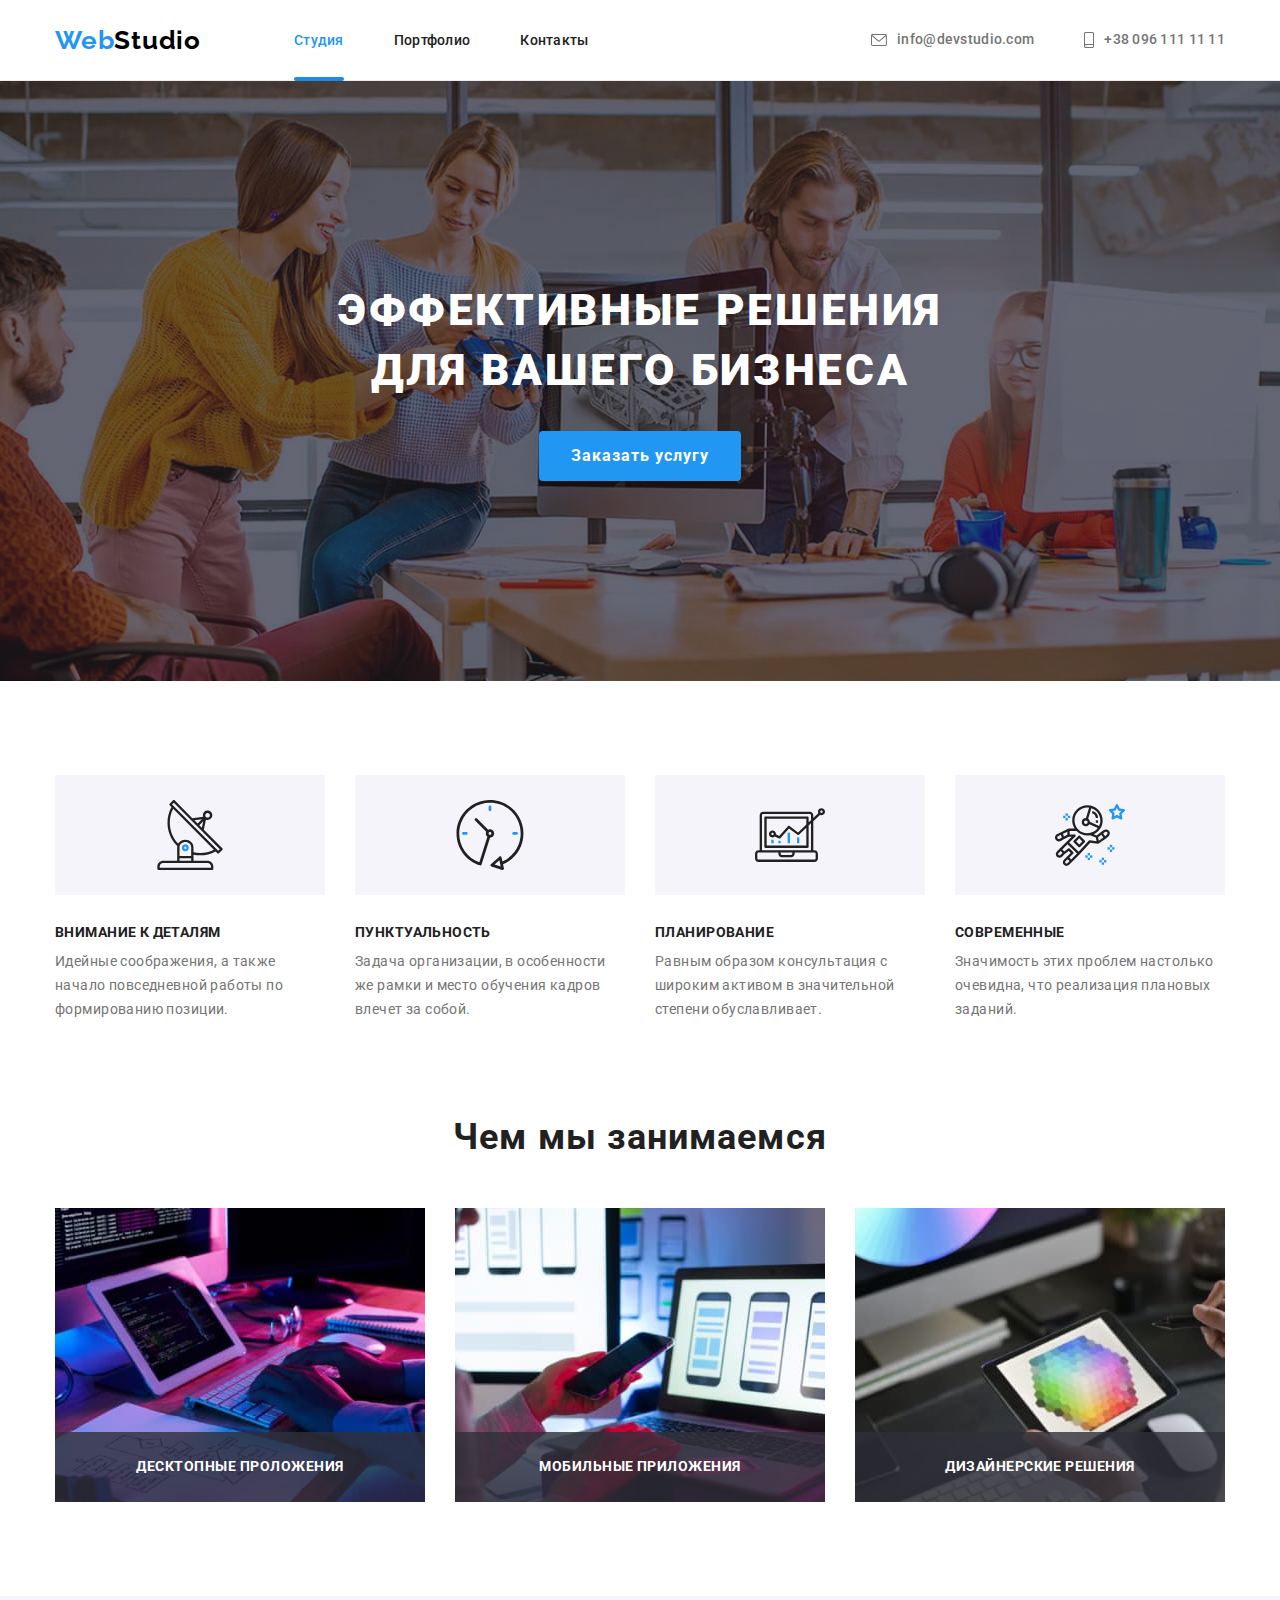
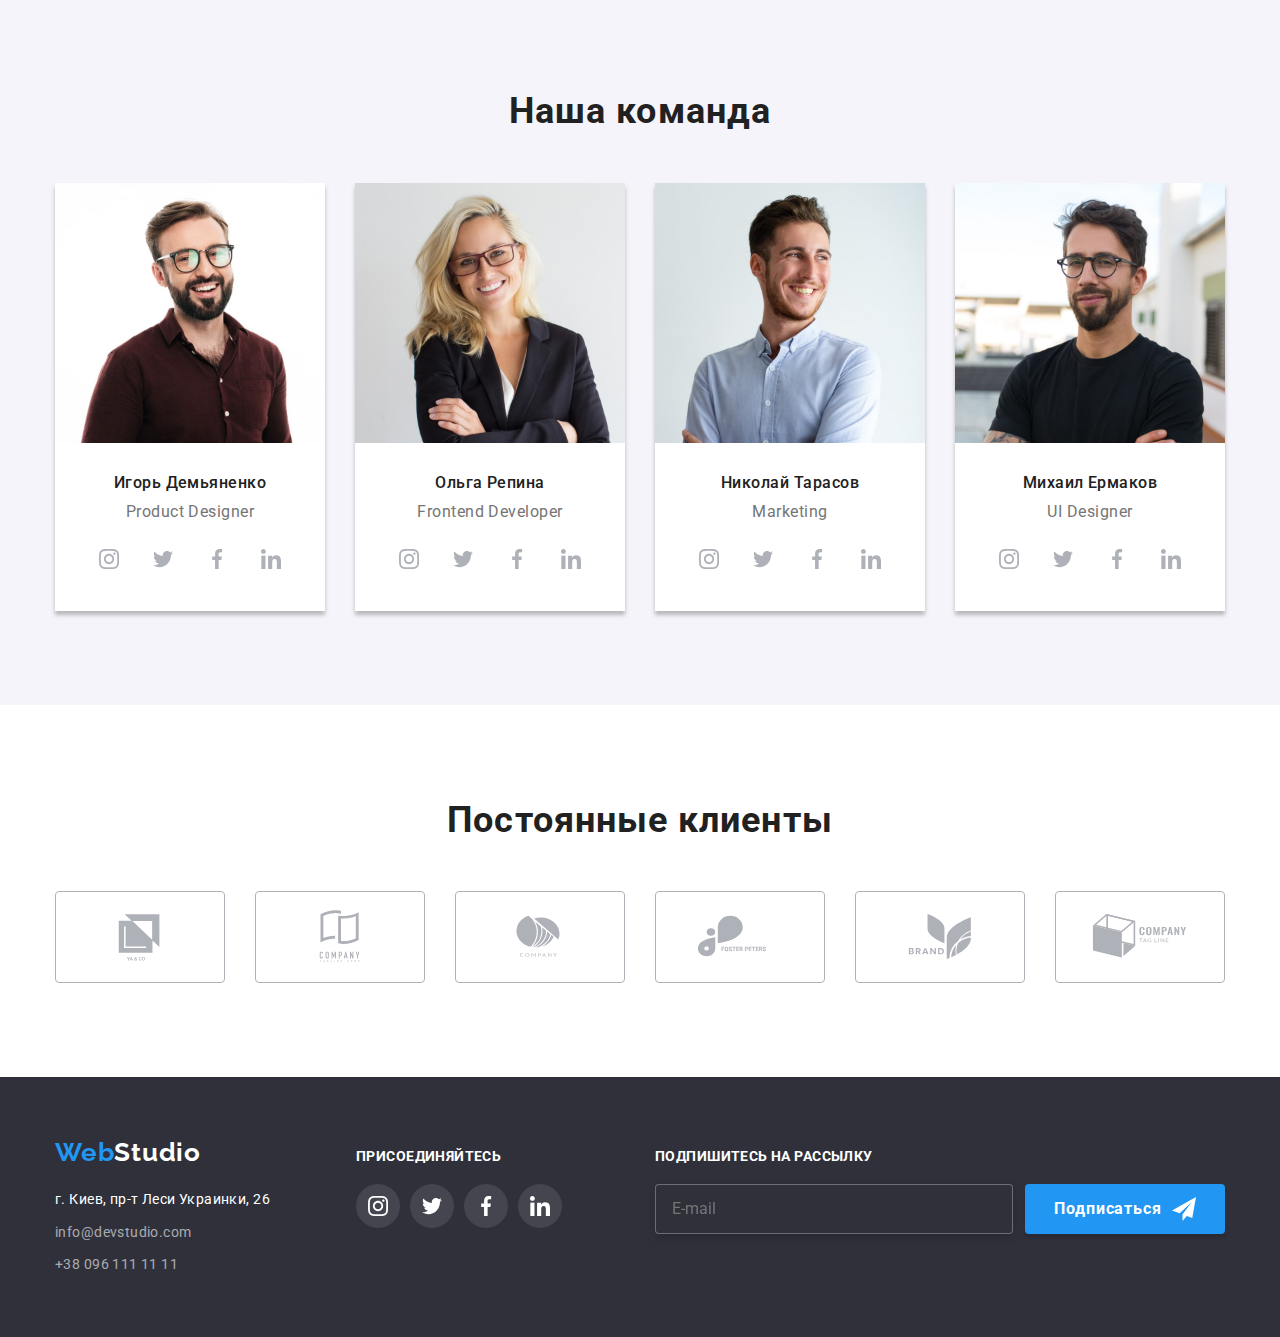
<file: index.html>
<!DOCTYPE html>
<html lang="ru">

<head>
    <meta charset="UTF-8">
    <meta http-equiv="X-UA-Compatible" content="IE=edge">
    <meta name="viewport" content="width=device-width, initial-scale=1.0">
    <link href="https://fonts.googleapis.com/css2?family=Raleway:wght@700&family=Roboto:wght@400;500;700;900&display=swap"
        rel="stylesheet">
    <link rel="stylesheet" href="https://cdnjs.cloudflare.com/ajax/libs/modern-normalize/1.0.0/modern-normalize.min.css">
    <link rel="stylesheet" href="./css/styles.css">
    <title>WebStudio</title>
</head>

<body>
    <header class="header">
        <div class="container header-container">
            <nav class="navigation">
                <a class="logo link" href="/" lang="en">
                    Web<span class="logo-studio">Studio</span>
                </a>
                <ul class="nav-list list">
                    <li class="nav-list-item">
                        <a class="nav-list-link nav-list-link-active link transition" href="./index.html">Студия</a>
                        <!-- <div class="nav-list-active">                        
                        </div> -->
                    </li>
                    <li class="nav-list-item">
                        <a class="nav-list-link link transition" href="./portfolio.html">Портфолио</a>
                    </li>
                    <li class="nav-list-item">
                        <a class="nav-list-link link transition" href="">Контакты</a>
                    </li>
                </ul>
            </nav>
            <ul class="contact list">
                <li class="contact-mail">
                    <a class="contact-list-link link transition" href="mailto:info@devstudio.com">
                        <svg class="contact-icon" width="16" height="12">
                            <use href="./images/symbol-defs.svg#email"></use>
                        </svg>
                        info@devstudio.com
                    </a>
                </li>
                <li class="contact-number">
                    <a class="contact-list-link link transition" href="tel:+380961111111">
                        <svg class="contact-icon" width="10" height="16">
                            <use href="./images/symbol-defs.svg#smartphone"></use>
                        </svg>
                        +38 096 111 11 11
                    </a>
                </li>          
            </ul>
        </div>
    </header>

    <main>
        <section class="hero">
            <div class="container hero-container">
                    <h1 class="main-title">Эффективные решения <br> для вашего бизнеса</h1>
                    <button class="modal-button" data-modal-open type="button" >Заказать услугу</button>
                    <div class="backdrop is-hidden" data-modal>
                        <div class="modal">
                            <button class="modal-close-button" data-modal-close>
                                <svg class="modal-close-icon" width="11" height="11">
                                    <use href="./images/symbol-defs.svg#icon-close"></use>
                                </svg>
                            </button>
                            <form class="modal-form" name="modal">
                                <p class="modal-form-title">Оставьте свои данные, мы вам перезвоним</p>
                                <label class="modal-form-label" for="name">Имя
                                    <span class="modal-form-field">
                                        <input class="modal-form-input" type="text" name="name" id="name" required autofocus />
                                        <svg class="modal-form-field-icon" width="18" height="18">
                                            <use href="./images/symbol-defs.svg#icon-person-modal"></use>
                                        </svg>
                                    </span>
                                </label>
                                <label class="modal-form-label" for="tel">Телефон
                                    <span class="modal-form-field">
                                        <input class="modal-form-input" type="tel" name="tel" id="tel" required/>
                                        <svg class="modal-form-field-icon" width="18" height="18">
                                            <use href="./images/symbol-defs.svg#icon-phone-modal"></use>
                                        </svg>
                                    </span>
                                </label>
                                <label class="modal-form-label" for="email">Почта
                                    <span class="modal-form-field">
                                        <input class="modal-form-input" type="email" name="email" id="email" required/>
                                        <svg class="modal-form-field-icon" width="18" height="18">
                                            <use href="./images/symbol-defs.svg#icon-email-modal"></use>
                                        </svg>
                                    </span>
                                </label>
                                <label class="modal-form-label">Комментарий
                                    <span class="modal-form-field">
                                        <textarea class="modal-form-textarea" name="comment" placeholder="Введите текст"></textarea>
                                    </span>
                                </label>
                                
                                <div class="modal-form-policy">
                                    <input  class="modal-form-policy-input visually-hidden" type="checkbox" name="policy" id="policy-check" required/>
                                    <label class="modal-form-policy-label" for="policy-check">Соглашаюсь с рассылкой и принимаю&nbsp;<a href="">Условия договора</a></label>
                                </div>
                                <button type="submit" class="modal-form-button">Отправить</button>
                            </form>
                        </div>
                    </div>
            </div>
        </section>

        <section class="section">
            
            <div class="container"> 
                <h2 class="section-name visually-hidden">Преимущества студии</h2>
                <ul class="features-list list">
                    <li class="features-list-item">
                        <div class="features-img">
                            <svg width="70" height="70">
                                <use href="./images/symbol-defs.svg#antenna" ></use>
                            </svg>
                        </div>
                            <h3 class="features-list-title">Внимание к деталям</h3>
                            <p class="features-list-content">Идейные соображения, а также начало повседневной работы по формированию позиции.</p>
                        
                    </li>
                    <li class="features-list-item">
                        <div class="features-img">
                            <svg width="70" height="70">
                                <use href="./images/symbol-defs.svg#clock"></use>
                            </svg>
                        </div>
                            <h3 class="features-list-title">Пунктуальность</h3>
                            <p class="features-list-content">Задача организации, в особенности же рамки и место обучения кадров влечет за собой.</p>
                        
                    </li>
                    <li class="features-list-item">
                        <div class="features-img">
                            <svg width="70" height="70">
                                <use href="./images/symbol-defs.svg#diagram"></use>
                            </svg>
                        </div>
                            <h3 class="features-list-title">Планирование</h3>
                            <p class="features-list-content">Равным образом консультация с широким активом в значительной степени обуславливает.</p>
                        
                    </li>
                    <li class="features-list-item">
                        <div class="features-img">
                            <svg width="70" height="70">
                                <use href="./images/symbol-defs.svg#astronaut"></use>
                            </svg>
                        </div>
                            <h3 class="features-list-title">Современные</h3>
                            <p class="features-list-content">Значимость этих проблем настолько очевидна, что реализация плановых заданий.</p>
                        
                    </li>
                </ul>
            </div>
        </section>

        <section class="section benefits-section">
            <div class="container">
                <h2 class="section-name benefits">Чем мы занимаемся</h2>
                <ul class="benefits-list list">
                    <li>
                        <div class="benefits-thumb">
                            <img src="./images/webstudiocoding.jpg" alt="Десктопные проложения" width="370">
                            <div class="benefits-name">
                                <h3 class="benefits-name-description">Десктопные проложения</h3>
                            </div>
                        </div>
                    </li>
                    <li>
                        <div class="benefits-thumb">
                            <img src="./images/webstudiomobile.jpg" alt="Мобильные приложения" width="370">
                            <div class="benefits-name">
                                <h3 class="benefits-name-description">Мобильные приложения</h3>
                            </div>
                        </div>
                    </li>
                    <li>
                        <div class="benefits-thumb">
                            <img src="./images/webstudiocolors.jpg" alt="Дизайнерские решения" width="370">
                            <div class="benefits-name">
                                <h3 class="benefits-name-description">Дизайнерские решения</h3>
                            </div>
                        </div>
                    </li>
                </ul>
            </div>
        </section>

        <section class="section-secondary section">
            <div class="container">
                <h2 class="section-name team-name">Наша команда</h2>
                <ul class="team-list list">
                    <li class="team-list-item">
                        <img src="./images/img.jpg" alt="Игорь Демьяненко" width="270">
                        <div class="team-list-content">
                            <h3 class="team-list-name">Игорь Демьяненко</h3>
                            <p class="team-list-description" lang="en">Product Designer</p>
                            <ul class="social-list">
                                <li class="social-list-item">
                                    <a class="social-list-link" href="https://www.instagram.com">
                                        <svg class="social-list-icon" width="20" height="20">
                                            <use href="./images/symbol-defs.svg#instagram"></use>
                                        </svg>
                                    </a>
                                </li>
                                <li class="social-list-item">
                                    <a class="social-list-link" href="https://twitter.com">
                                        <svg class="social-list-icon" width="20" height="20">
                                            <use href="./images/symbol-defs.svg#twitter"></use>
                                        </svg>
                                    </a>
                                </li>
                                <li class="social-list-item">
                                    <a class="social-list-link" href="https://www.facebook.com/">
                                        <svg class="social-list-icon" width="20" height="20">
                                            <use href="./images/symbol-defs.svg#facebook"></use>
                                        </svg>
                                    </a>
                                </li>
                                <li class="social-list-item">
                                    <a class="social-list-link" href="https://linkedin.com">
                                        <svg class="social-list-icon" width="20" height="20">
                                            <use href="./images/symbol-defs.svg#linkedin"></use>
                                        </svg>
                                    </a>
                                </li>
                            </ul>
                        </div>
                    </li>
                    <li class="team-list-item">
                        <img src="./images/img2.jpg" alt="Ольга Репина" width="270">
                        <div class="team-list-content">
                            <h3 class="team-list-name">Ольга Репина</h3>
                            <p class="team-list-description" lang="en">Frontend Developer</p>
                            <ul class="social-list">
                                <li class="social-list-item">
                                    <a class="social-list-link" href="https://www.instagram.com">
                                        <svg class="social-list-icon" width="20" height="20">
                                            <use href="./images/symbol-defs.svg#instagram"></use>
                                        </svg>
                                    </a>
                                </li>
                                <li class="social-list-item">
                                    <a class="social-list-link" href="https://twitter.com">
                                        <svg class="social-list-icon" width="20" height="20">
                                            <use href="./images/symbol-defs.svg#twitter"></use>
                                        </svg>
                                    </a>
                                </li>
                                <li class="social-list-item">
                                    <a class="social-list-link" href="https://www.facebook.com/">
                                        <svg class="social-list-icon" width="20" height="20">
                                            <use href="./images/symbol-defs.svg#facebook"></use>
                                        </svg>
                                    </a>
                                </li>
                                <li class="social-list-item">
                                    <a class="social-list-link" href="https://linkedin.com">
                                        <svg class="social-list-icon" width="20" height="20">
                                            <use href="./images/symbol-defs.svg#linkedin"></use>
                                        </svg>
                                    </a>
                                </li>
                            </ul>
                        </div>
                    </li>
                    <li class="team-list-item">
                        <img src="./images/img3.jpg" alt="Николай Тарасов" width="270">
                        <div class="team-list-content">
                            <h3 class="team-list-name">Николай Тарасов</h3>
                            <p class="team-list-description" lang="en">Marketing</p>
                            <ul class="social-list">
                                <li class="social-list-item">
                                    <a class="social-list-link" href="https://www.instagram.com">
                                        <svg class="social-list-icon" width="20" height="20">
                                            <use href="./images/symbol-defs.svg#instagram"></use>
                                        </svg>
                                    </a>
                                </li>
                                <li class="social-list-item">
                                    <a class="social-list-link" href="https://twitter.com">
                                        <svg class="social-list-icon" width="20" height="20">
                                            <use href="./images/symbol-defs.svg#twitter"></use>
                                        </svg>
                                    </a>
                                </li>
                                <li class="social-list-item">
                                    <a class="social-list-link" href="https://www.facebook.com/">
                                        <svg class="social-list-icon" width="20" height="20">
                                            <use href="./images/symbol-defs.svg#facebook"></use>
                                        </svg>
                                    </a>
                                </li>
                                <li class="social-list-item">
                                    <a class="social-list-link" href="https://linkedin.com">
                                        <svg class="social-list-icon" width="20" height="20">
                                            <use href="./images/symbol-defs.svg#linkedin"></use>
                                        </svg>
                                    </a>
                                </li>
                            </ul>
                        </div>
                    </li>
                    <li class="team-list-item">
                        <img src="./images/img4.jpg" alt="Михаил Ермаков" width="270">
                        <div class="team-list-content">
                            <h3 class="team-list-name">Михаил Ермаков</h3>
                            <p class="team-list-description" lang="en">UI Designer</p>
                            <ul class="social-list">
                                <li class="social-list-item">
                                    <a class="social-list-link" href="https://www.instagram.com">
                                        <svg class="social-list-icon" width="20" height="20">
                                            <use href="./images/symbol-defs.svg#instagram"></use>
                                        </svg>
                                    </a>
                                </li>
                                <li class="social-list-item">
                                    <a class="social-list-link" href="https://twitter.com">
                                        <svg class="social-list-icon" width="20" height="20">
                                            <use href="./images/symbol-defs.svg#twitter"></use>
                                        </svg>
                                    </a>
                                </li>
                                <li class="social-list-item">
                                    <a class="social-list-link" href="https://www.facebook.com/">
                                        <svg class="social-list-icon" width="20" height="20">
                                            <use href="./images/symbol-defs.svg#facebook"></use>
                                        </svg>
                                    </a>
                                </li>
                                <li class="social-list-item">
                                    <a class="social-list-link" href="https://linkedin.com">
                                        <svg class="social-list-icon" width="20" height="20">
                                            <use href="./images/symbol-defs.svg#linkedin"></use>
                                        </svg>
                                    </a>
                                </li>
                            </ul>
                        </div>
                    </li>
                </ul>
            </div>
        </section>
        
        <section class="section clients-section">
            <div class="container">
            <h2 class="section-name">Постоянные клиенты</h2>
            <ul class="clients-list">
                <li class="client-list-item">
                    <a class="client-list-link" href="">
                        <svg class="client-list-icon" width="106" height="60">
                            <use href="./images/symbol-defs.svg#logo1"></use>
                        </svg>
                    </a>
                </li>
                <li class="client-list-item">
                    <a class="client-list-link" href="">
                        <svg class="client-list-icon" width="106" height="60">
                            <use href="./images/symbol-defs.svg#logo2"></use>
                        </svg>
                    </a>
                </li>
                <li class="client-list-item">
                    <a class="client-list-link" href="">
                        <svg class="client-list-icon" width="106" height="60">
                            <use href="./images/symbol-defs.svg#logo3"></use>
                        </svg>
                    </a>
                </li>
                <li class="client-list-item">
                    <a class="client-list-link" href="">
                        <svg class="client-list-icon" width="106" height="60">
                            <use href="./images/symbol-defs.svg#logo4"></use>
                        </svg>
                    </a>
                </li>
                <li class="client-list-item">
                    <a class="client-list-link" href="">
                        <svg class="client-list-icon" width="106" height="60">
                            <use href="./images/symbol-defs.svg#logo5"></use>
                        </svg>
                    </a>
                </li>
                <li class="client-list-item">
                    <a class="client-list-link" href="">
                        <svg class="client-list-icon" width="106" height="60">
                            <use href="./images/symbol-defs.svg#logo6"></use>
                        </svg>
                    </a>
                </li>
            </ul>
        </div>
        </section>
    </main>

    <footer class="footer">
        <div class="container footer-container">
            <div class="footer-address">
                <a class="logo link" href="/" lang="en">
                    Web<span class="logo-studio-footer">Studio</span>
                </a>
                <address>
                    <ul class="adress-list list">
                        <li class="adress-list-item">
                            <a class="adress-map link" href="https://goo.gl/maps/yVHB91Ff4ipXdXSTA">г. Киев, пр-т Леси Украинки, 26</a>
                        </li>
                        <li class="adress-list-item">
                            <a class="adress-mail link" href="mailto:info@devstudio.com">info@devstudio.com</a>
                        </li>
                        <li class="adress-list-item">
                            <a class="adress-number link" href="tel:+380961111111">+38 096 111 11 11</a>
                        </li>
                    </ul>
                </address>
            </div>
            <div class="footer-social">
                <h3 class="footer-social-list-name">Присоединяйтесь</h3>
                <ul class="footer-social-list">
                    <li class="footer-social-list-item">
                        <a class="footer-social-list-link" href="https://www.instagram.com">
                            <svg class="footer-social-list-icon" width="20" height="20">
                                <use href="./images/symbol-defs.svg#instagram"></use>
                            </svg>
                        </a>
                    </li>
                    <li class="footer-social-list-item">
                        <a class="footer-social-list-link" href="https://twitter.com">
                            <svg class="footer-social-list-icon" width="20" height="20">
                                <use href="./images/symbol-defs.svg#twitter"></use>
                            </svg>
                        </a>
                    </li>
                    <li class="footer-social-list-item">
                        <a class="footer-social-list-link" href="https://www.facebook.com/">
                            <svg class="footer-social-list-icon" width="20" height="20">
                                <use href="./images/symbol-defs.svg#facebook"></use>
                            </svg>
                        </a>
                    </li>
                    <li class="footer-social-list-item">
                        <a class="footer-social-list-link" href="https://linkedin.com">
                            <svg class="footer-social-list-icon" width="20" height="20">
                                <use href="./images/symbol-defs.svg#linkedin"></use>
                            </svg>
                        </a>
                    </li>
                </ul>
            </div>
            <div class="footer-subscribe">
                <h3 class="footer-subscribe-name">Подпишитесь на рассылку</h3>
                <form class="footer-subscribe-form">
                    <label class="footer-subscribe-label">
                        <input class="footer-subscribe-input" type="email" name="email" placeholder="E-mail" required>
                    </label>
                    <div class="footer-subscribe-button-div">
                        <button class="footer-subscribe-button" type="submit" class="footer-subscribe-button">  Подписаться
                            <svg class="footer-subscribe-button-icon" width="24" height="24">
                                <use href="./images/symbol-defs.svg#icon-send" width="24" height="24"></use>
                            </svg>
                        </button>
                    </div>
                </form>
            </div>
        </div>
    </footer>
    <script src="./js/modal.js"></script>
</body>

</html>
</file>
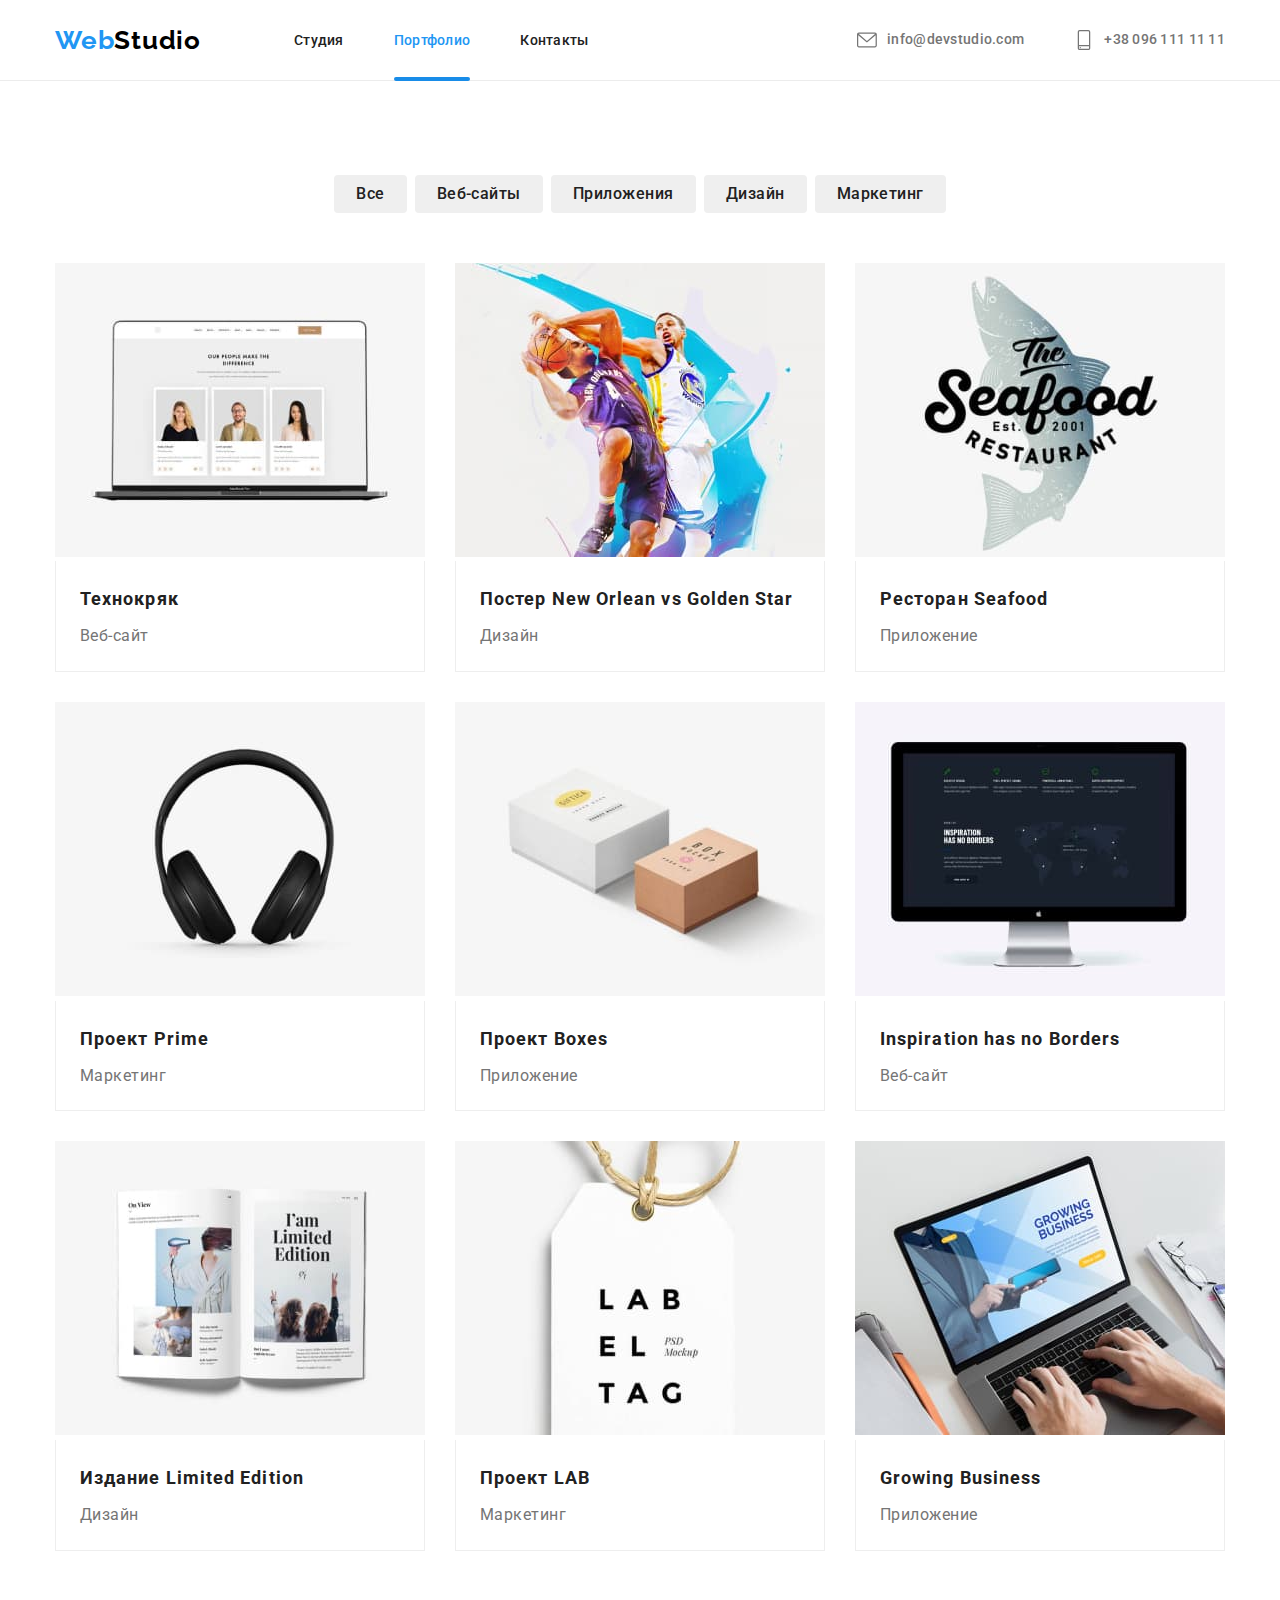
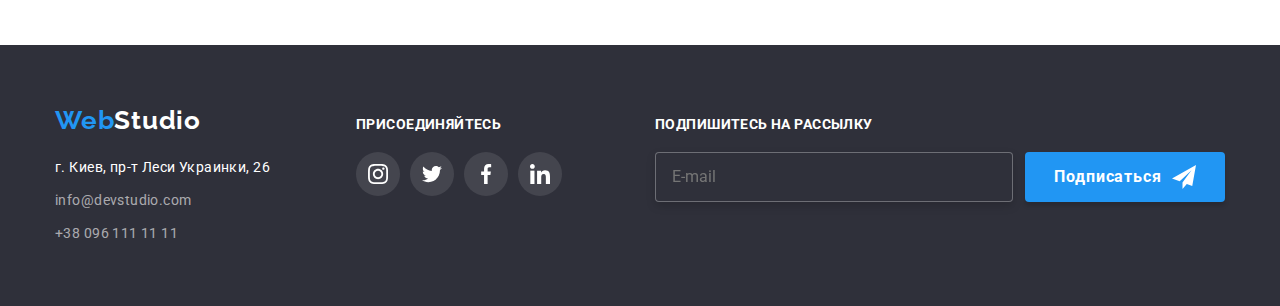
<file: portfolio.html>
<!DOCTYPE html>
<html lang="ru">
<head>
    <meta charset="UTF-8">
    <meta http-equiv="X-UA-Compatible" content="IE=edge">
    <meta name="viewport" content="width=device-width, initial-scale=1.0">
    <link href="https://fonts.googleapis.com/css2?family=Raleway:wght@700&family=Roboto:wght@400;500;700;900&display=swap"
        rel="stylesheet">
    <link rel="stylesheet" href="https://cdnjs.cloudflare.com/ajax/libs/modern-normalize/1.0.0/modern-normalize.min.css">
    <link rel="stylesheet" href="./css/styles.css">
    <title>Portfolio</title>
</head>
<body>
    <header class="header">
        <div class="container header-container">
            <nav class="navigation">
                <a class="logo link" href="/" lang="en">
                    Web<span class="logo-studio">Studio</span>
                </a>
                <ul class="nav-list list">
                    <li class="nav-list-item">
                        <a class="nav-list-link link" href="./index.html">Студия</a>
                    </li>
                    <li class="nav-list-item">
                        <a class="nav-list-link nav-list-link-active link" href="./portfolio.html">Портфолио</a>
                    </li>
                    <li class="nav-list-item">
                        <a class="nav-list-link link" href="">Контакты</a>
                    </li>
                </ul>
            </nav>
            <ul class="contact list">
                <li class="contact-mail">
                    <a class="contact-list-link link" href="mailto:info@devstudio.com">
                        <svg class="contact-icon" width="20" height="20">
                            <use href="./images/symbol-defs.svg#email"></use>
                        </svg>
                        info@devstudio.com
                    </a>
                </li>
                <li class="contact-number">
                    <a class="contact-list-link link" href="tel:+380961111111">
                        <svg class="contact-icon" width="20" height="20">
                            <use href="./images/symbol-defs.svg#smartphone"></use>
                        </svg>
                        +38 096 111 11 11
                    </a>
                </li>
            </ul>
        </div>
    </header>

    <main>
        <section class="section">
            
            <div class="container">

                <h1 class="section-name visually-hidden"> Портфолио работ веб-студии</h1>
                
                <ul class="projects-list list">
                    <li class="projects-list-item">
                        <button class="projects-list-button" type="button">Все</button>
                    </li>
                    <li class="projects-list-item">
                        <button class="projects-list-button" type="button">Веб-сайты</button>
                    </li>
                    <li class="projects-list-item">
                        <button class="projects-list-button" type="button">Приложения</button>
                    </li>
                    <li class="projects-list-item">
                        <button class="projects-list-button" type="button">Дизайн</button>
                    </li>
                    <li class="projects-list-item">
                        <button class="projects-list-button" type="button">Маркетинг</button>
                    </li>
                </ul>

                <ul class="portfolio-projects list">
                    <li class="portfolio-projects-item">
                        <a class="portfolio-projects-link link" href="">
                            
                            <div class="portfolio-projects-thumb">
                                <img src="./images/portfolio1.jpg" alt="ноутбук с вебсайтом" width="370" height="294">
                                <div class="portfolio-projects-overlay">
                                    <p class="portfolio-projects-thumb-description">Технокряк это современная площадка распространения коронавируса. Компании используют эту платформу для цифрового
                                    шпионажа и атак на защищённые сервера конкурентов.</p>
                                </div>
                            </div>    
                            <div class="portfolio-projects-content">
                                <h2 class="portfolio-projects-title">Технокряк</h2>
                                <p class="portfolio-projects-description">Веб-сайт</p>
                            </div>
                        </a>
                    </li>
                    <li class="portfolio-projects-item">
                        <a class="portfolio-projects-link link" href="">
                            <div class="portfolio-projects-thumb">
                                <img src="./images/portfolio2.jpg" alt="баскетболисты в игре" width="370" height="294">
                                <div class="portfolio-projects-overlay">
                                    <p class="portfolio-projects-thumb-description">Технокряк это современная площадка распространения коронавируса.
                                        Компании используют эту платформу для цифрового
                                        шпионажа и атак на защищённые сервера конкурентов.</p>
                                </div>
                            </div>
                            <div class="portfolio-projects-content">
                                <h2 class="portfolio-projects-title">Постер <span lang="en"> New Orlean vs Golden Star</span></h2>
                                <p class="portfolio-projects-description">Дизайн</p>
                            </div>
                        </a>
                    </li>
                    <li class="portfolio-projects-item">
                        <a class="portfolio-projects-link link" href="">
                            <div class="portfolio-projects-thumb">
                                <img src="./images/portfolio3.jpg" alt="тунец графика" width="370" height="294">
                                <div class="portfolio-projects-overlay">
                                    <p class="portfolio-projects-thumb-description">Технокряк это современная площадка распространения коронавируса.
                                        Компании используют эту платформу для цифрового
                                        шпионажа и атак на защищённые сервера конкурентов.</p>
                                </div>
                            </div>
                            <div class="portfolio-projects-content">
                                <h2 class="portfolio-projects-title">Ресторан <span lang="en">Seafood</span></h2>
                                <p class="portfolio-projects-description">Приложение</p>
                            </div>
                        </a>
                    </li>
                    <li class="portfolio-projects-item">
                        <a class="portfolio-projects-link link" href="">
                            <div class="portfolio-projects-thumb">
                                <img src="./images/portfolio4.jpg" alt="наушники" width="370" height="294">
                                <div class="portfolio-projects-overlay">
                                    <p class="portfolio-projects-thumb-description">Технокряк это современная площадка распространения коронавируса.
                                        Компании используют эту платформу для цифрового
                                        шпионажа и атак на защищённые сервера конкурентов.</p>
                                </div>
                            </div>
                            <div class="portfolio-projects-content">
                                <h2 class="portfolio-projects-title">Проект <span lang="en">Prime</span></h2>
                                <p class="portfolio-projects-description">Маркетинг</p>
                            </div>
                        </a>
                    </li>
                    <li class="portfolio-projects-item">
                        <a class="portfolio-projects-link link" href="">
                            <div class="portfolio-projects-thumb">
                                <img src="./images/portfolio5.jpg" alt="две коробки" width="370" height="294">
                                <div class="portfolio-projects-overlay">
                                    <p class="portfolio-projects-thumb-description">Технокряк это современная площадка распространения коронавируса.
                                        Компании используют эту платформу для цифрового
                                        шпионажа и атак на защищённые сервера конкурентов.</p>
                                </div>
                            </div>
                            <div class="portfolio-projects-content">
                                <h2 class="portfolio-projects-title">Проект <span lang="en">Boxes</span></h2>
                                <p class="portfolio-projects-description">Приложение</p>
                            </div>
                        </a>
                    </li>
                    <li class="portfolio-projects-item">
                        <a class="portfolio-projects-link link" href="">
                            <div class="portfolio-projects-thumb">
                                <img src="./images/portfolio6.jpg" alt="ай-мак с веб-сайтом" width="370" height="294">
                                <div class="portfolio-projects-overlay">
                                    <p class="portfolio-projects-thumb-description">Технокряк это современная площадка распространения коронавируса.
                                        Компании используют эту платформу для цифрового
                                        шпионажа и атак на защищённые сервера конкурентов.</p>
                                </div>
                            </div>
                            <div class="portfolio-projects-content">
                                <h2 class="portfolio-projects-title" lang="en">Inspiration has no Borders</h2>
                                <p class="portfolio-projects-description">Веб-сайт</p>
                            </div>
                        </a>
                    </li>
                    <li class="portfolio-projects-item">
                        <a class="portfolio-projects-link link" href="">
                            <div class="portfolio-projects-thumb">
                                <img src="./images/portfolio7.jpg" alt="раскрытая книга" width="370" height="294">
                                <div class="portfolio-projects-overlay">
                                    <p class="portfolio-projects-thumb-description">Технокряк это современная площадка распространения коронавируса.
                                        Компании используют эту платформу для цифрового
                                        шпионажа и атак на защищённые сервера конкурентов.</p>
                                </div>
                            </div>
                            <div class="portfolio-projects-content">
                                <h2 class="portfolio-projects-title">Издание <span lang="en">Limited Edition</span></h2>
                                <p class="portfolio-projects-description">Дизайн</p>
                            </div>
                        </a>
                    </li>
                    <li class="portfolio-projects-item">
                        <a class="portfolio-projects-link link" href="">
                            <div class="portfolio-projects-thumb">
                                <img src="./images/portfolio8.jpg" alt="бирка" width="370" height="294">
                                <div class="portfolio-projects-overlay">
                                    <p class="portfolio-projects-thumb-description">Технокряк это современная площадка распространения коронавируса.
                                        Компании используют эту платформу для цифрового
                                        шпионажа и атак на защищённые сервера конкурентов.</p>
                                </div>
                            </div>
                            <div class="portfolio-projects-content">
                                <h2 class="portfolio-projects-title">Проект <span lang="en">LAB</span></h2>
                                <p class="portfolio-projects-description">Маркетинг</p>
                            </div>
                        </a>
                    </li>
                    <li class="portfolio-projects-item">
                        <a class="portfolio-projects-link link" href="">
                            <div class="portfolio-projects-thumb">
                                <img src="./images/portfolio9.jpg" alt="руки набирают на ноутбуке" width="370" height="294">
                                <div class="portfolio-projects-overlay">
                                    <p class="portfolio-projects-thumb-description">Технокряк это современная площадка распространения коронавируса.
                                        Компании используют эту платформу для цифрового
                                        шпионажа и атак на защищённые сервера конкурентов.</p>
                                </div>
                            </div>
                            <div class="portfolio-projects-content">
                                <h2 class="portfolio-projects-title" lang="en">Growing Business</h2>
                                <p class="portfolio-projects-description">Приложение</p>
                            </div>
                        </a>
                    </li>
                </ul>
            </div>
                
        </section>
    </main>
    <footer class="footer">
        <div class="container footer-container">
            <div class="footer-address">
                <a class="logo link" href="/" lang="en">
                    Web<span class="logo-studio-footer">Studio</span>
                </a>
                <address>
                    <ul class="adress-list list">
                        <li class="adress-list-item">
                            <a class="adress-map link" href="https://goo.gl/maps/yVHB91Ff4ipXdXSTA">г. Киев, пр-т Леси
                                Украинки, 26</a>
                        </li>
                        <li class="adress-list-item">
                            <a class="adress-mail link" href="mailto:info@devstudio.com">info@devstudio.com</a>
                        </li>
                        <li class="adress-list-item">
                            <a class="adress-number link" href="tel:+380961111111">+38 096 111 11 11</a>
                        </li>
                    </ul>
                </address>
            </div>
            <div class="footer-social">
                <h3 class="footer-social-list-name">Присоединяйтесь</h3>
                <ul class="footer-social-list">
                    <li class="footer-social-list-item">
                        <a class="footer-social-list-link" href="https://www.instagram.com">
                            <svg class="footer-social-list-icon" width="20" height="20">
                                <use href="./images/symbol-defs.svg#instagram"></use>
                            </svg>
                        </a>
                    </li>
                    <li class="footer-social-list-item">
                        <a class="footer-social-list-link" href="https://twitter.com">
                            <svg class="footer-social-list-icon" width="20" height="20">
                                <use href="./images/symbol-defs.svg#twitter"></use>
                            </svg>
                        </a>
                    </li>
                    <li class="footer-social-list-item">
                        <a class="footer-social-list-link" href="https://www.facebook.com/">
                            <svg class="footer-social-list-icon" width="20" height="20">
                                <use href="./images/symbol-defs.svg#facebook"></use>
                            </svg>
                        </a>
                    </li>
                    <li class="footer-social-list-item">
                        <a class="footer-social-list-link" href="https://linkedin.com">
                            <svg class="footer-social-list-icon" width="20" height="20">
                                <use href="./images/symbol-defs.svg#linkedin"></use>
                            </svg>
                        </a>
                    </li>
                </ul>
            </div>
            <div class="footer-subscribe">
                <h3 class="footer-subscribe-name">Подпишитесь на рассылку</h3>
                <form class="footer-subscribe-form">
                    <label class="footer-subscribe-label">
                        <input class="footer-subscribe-input" type="email" name="email" placeholder="E-mail">
                    </label>
                    <div class="footer-subscribe-button-div">
                        <button type="submit" class="footer-subscribe-button" type="submit" class="footer-subscribe-button"> Подписаться
                            <svg class="footer-subscribe-button-icon" width="24" height="24">
                                <use href="./images/symbol-defs.svg#icon-send" width="24" height="24"></use>
                            </svg>
                        </button>
                    </div>
                </form>
            </div>
            </div>
        </div>
    </footer>
    
</body>
</html>
</file>
<file: css/styles.css>
:root {
  --main-color: #ffffff;
  --secondary-color: #2196f3;
  --background-footer: #2f303a;
  --background-section: #f5f4fa;
  --primary-text-color: #212121;
  --seconary-text-color: #757575;
  --icon-color: #afb1b8;
}



body {
  background-color: var(--main-color);
  font-family: Roboto, sans-serif;
}
.list {
  list-style: none;
 }
.link {
  text-decoration: none;
}

h1,
h2,
h3,
h4,
h5,
h6,
p {
  margin-top: 0;
  margin-bottom: 0;
}

ul,
ol {
  margin-top: 0;
  margin-bottom: 0;
  padding-left: 0;
}

img {
  display: block;
  max-width: 100%;
  height: auto;
}

address {
  font-style: normal;
}

.container {
  width: 1200px;
  padding-left: 15px;
  padding-right: 15px;
  margin-left: auto;
  margin-right: auto;
}

.transition {
  transition-property: color;
  transition-duration: 250ms;
  transition-timing-function: cubic-bezier(0.4, 0, 0.2, 1);
}


/* ======START HEADER========= */

.section {
  padding-top: 94px;
  padding-bottom: 94px;
}

.header {
  border-bottom: 1px solid #ececec;
}

.header a {
  /* padding-top: 32px;
  padding-bottom: 32px; */
  margin: 0;
  bottom:-1px
}

.header-container {
  display: flex;
  align-items: center;
  
  
}

.navigation {
  display: flex;
  align-items: center;
}

.nav-list {
  display: flex;
  align-items: center;
  margin-left: 93px;
}

.nav-list-item:not(:last-child) {
  margin-right: 50px;
}

.contact {
  display: flex;
  align-items: center;
  margin-left: auto;
}

.nav-list-link {
  position: relative;
  display: block;
  font-weight: 500;
  font-size: 14px;
  line-height: 1.14;
  letter-spacing: 0.02em;
  color: var(--primary-text-color);
  padding-bottom: 32px;
  padding-top: 32px;
  border: -1px;
}


.nav-list-item {
  position: relative;
  height: 100%;
}

/* .nav-list-link {
  position: relative;
  height: 100%;
  display: block;
} */




/* .nav-list-link:active::after {
  opacity: 1;
} */

/* .nav-list-active {
  position: absolute;
  content: "";
} */

/* .nav-list-active::after {
  position: absolute;
  bottom: 0;
  content: "";
  color: var(--secondary-color);
  width: 100%;
  height: 4px;

  display: flex;
  align-items: center;
  justify-content: center;
} */

.nav-list-link:hover,
.nav-list-link:focus
{
  color: var(--secondary-color);
}

.nav-list-link-active::after {
  position: absolute;
  content: "";
  display: block;
  width: 100%;
  height: 4px;
  background-color: #188ce8;
  bottom: 0;
  opacity: 1;
  border-radius: 2px;
 
}

.nav-list-link-active{
  color: var(--secondary-color);
}

.contact-number {
  margin-left: 50px;
}

.contact-list-link {
  display: flex;
  align-items: center;
  font-weight: 500;
  font-size: 14px;
  line-height: 1.14;
  letter-spacing: 0.02em;
  color: var(--seconary-text-color);
  /* transition-property: color;
  transition-duration: 250ms;
  transition-timing-function: cubic-bezier(0.4, 0, 0.2, 1); */
}
.contact-list-link:hover,
.contact-list-link:focus {
  color: var(--secondary-color);
}

.contact-icon {
  margin-right: 10px;
  fill: currentColor;
}


.logo {
  display: block;
  font-family: Raleway, sans-serif;
  font-weight: 700;
  font-size: 26px;
  line-height: 1.19;
  letter-spacing: 0.03em;
  color: var(--secondary-color);
}
.logo-studio {
  font-family: Raleway, sans-serif;
  font-weight: 700;
  font-size: 26px;
  line-height: 1.19;
  letter-spacing: 0.03em;
  color: #000000;
}

/* ========END HEADER========= */
/* =====START HERO======= */
.hero {
  background-image: linear-gradient(
      rgba(47, 48, 58, 0.4),
      rgba(47, 48, 58, 0.4)
    ),
    url(../images/bgimagehero-min.jpg);
  background-size: cover;
  background-color: var(--background-footer);
  padding-top: 200px;
  padding-bottom: 200px;
  max-width: 1600px;
  margin-left: auto;
  margin-right: auto;
  background-repeat: no-repeat;
  background-position: center;
}

.hero-container {
  display: flex;
  flex-direction: column;
  align-items: center;
}

.main-title {
  font-weight: 900;
  font-size: 44px;
  line-height: 1.36;
  text-align: center;
  letter-spacing: 0.06em;
  text-transform: uppercase;
  color: var(--main-color);
}

/* _____________MODAL_____ */

.modal-button {
  font-family: Roboto, sans-serif;
  font-weight: 700;
  font-size: 16px;
  line-height: 1.87;
  display: flex;
  align-items: center;
  text-align: center;
  letter-spacing: 0.06em;

  margin-top: 30px;
  padding: 10px 32px 10px 32px;
  min-width: 200px;

  color: var(--main-color);
  background: var(--secondary-color);
  box-shadow: 0px 4px 4px rgba(0, 0, 0, 0.15);
  border-style: hidden;
  border-radius: 4px;
  cursor: pointer;

  transition-property: background;
  transition-duration: 250ms;
  transition-timing-function: cubic-bezier(0.4, 0, 0.2, 1);
}

.modal-button:hover,
.modal-button:focus {
  background: #188ce8;
  box-shadow: 0px 4px 4px rgba(0, 0, 0, 0.15);
  border-radius: 4px;
}



.backdrop {
  position: fixed;
  top: 0;
  left: 0;
  width: 100%;
  height: 100%;
  background-color: rgba(0, 0, 0, 0.2);
  z-index: 99;

  transition: opacity 250ms cubic-bezier(0.4, 0, 0.2, 1),
  visibility 250ms cubic-bezier(0.4, 0, 0.2, 1);
 
}

.backdrop.is-hidden{
  opacity: 0;
  pointer-events: none;
  visibility: collapse;
}


.modal {
  position: absolute;
  width: 528px;
  height: 581px;
  left: 50%;
  top: 50%;
  transform: translate(-50%, -50%);
  padding: 40px;
  
  background-color: var(--main-color);
}

.modal-close-button {
  display: flex;
  align-items: center;
  justify-content: center;
  position: absolute;
  top: 8px;
  right: 8px;
  width: 30px;
  height: 30px;
  border-radius: 50%;
  border-style: solid;
  border-color: rgba(0, 0, 0, 0.1);
  background-color: transparent;
  cursor: pointer;
  fill
}

.modal-close-icon {
  position: absolute;
  fill: #000000;
  transition: fill 250ms cubic-bezier(0.4, 0, 0.2, 1);
}

.modal-close-button:hover .modal-close-icon{
  fill: #2196F3;
}


.modal-form{
  width: 100%;
  display: flex;
  flex-direction: column;
  
 
  /* margin:0; */
}

.modal-form-title{
  margin-top: 0;
  margin-bottom: 12px;
  font-weight: 700;
  font-size: 20px;
  line-height: 1.15;
  text-align: center;
  letter-spacing: 0.03em;
}

.modal-form-label{

  font-weight: 400;
  font-size: 12px;
  line-height: 1.17;
  letter-spacing: 0.01em;
  /* margin-bottom: 10px; */
  padding: 0;
  color: var(--seconary-text-color);
}

.modal-form-label:not(:last-of-type) {
  margin-bottom: 10px;
}

.modal-form-policy{
  display: flex;
  align-items: center;
  justify-content: center;
  padding: 0;
  margin-bottom: 30px;
  margin-top: 20px;
}



.modal-form-policy-label::before{
  content: '';
  display: inline-block;
  width: 16px;
  height: 15px;
  outline: solid;
  cursor: pointer;
  margin-right: 10px;
}

.modal-form-input{
  width: 100%;
  height: 40px;
  padding: 11px 12px;

  padding-left: 42px;

  border: 1px solid rgba(33, 33, 33, 0.2);
  border-radius: 4px;
  transition: border-color 250ms cubic-bezier(0.4, 0, 0.2, 1);
}

.modal-form-input:focus{
  outline: none;
  border-color: #2196f3;
  
}

.modal-form-input:focus + .modal-form-field-icon{
  /* background-color: #2196f3; */
  fill: #2196f3;
}

.modal-form-policy-input:focus + .modal-form-policy-label::before{
  outline: 1px solid #2196f3;
  
}

.modal-form-textarea:focus{
  outline: none;
  border-color: #2196f3;
}

.modal-form-field{
  /* margin-bottom: 10px; */
  display: block;
  position: relative;
  margin-top: 4px;
  /* margin-bottom: 10px; */

}



/* .modal-form-label{
  margin-bottom: 10px;
} */

.modal-form-field-icon{
  position: absolute;
  top: 50%;
  left: 12px;
  transform: translateY(-50%) ;

  transition: fill 250ms cubic-bezier(0.4, 0, 0.2, 1);
}

/* .modal-form-comment{
  margin-bottom: 20px;
  
  padding: 0;
} */



.modal-form-policy-label {
  display: flex;
  align-items: center;
  font-weight: 400;
  font-size: 14px;
  line-height: 1.71;
  letter-spacing: 0.03em;
  
  color: var(--seconary-text-color);
}

.modal-form-policy-label::before {
  content: '';
  display: inline-block;
  width: 16px;
  height: 15px;
  outline: none;
  cursor: pointer;
  margin-right: 10px;
  background-image: url('../images/Vector_chkbox.svg');
  transition: background-image 250ms cubic-bezier(0.4, 0, 0.2, 1);
}

.modal-form-policy-input{
  margin-right: 7px;

}

.modal-form-policy-input:checked + .modal-form-policy-label::before{
  background-image: url('../images/icon\ check.svg');
  /* background-color: #444444; */
}

.modal-form-button{
  display: block;
  margin: 0 auto;
  width: 200px;
  height: 50px;
  color: var(--main-color);
  background-color: #2196F3;
  border: 0;
  border-radius: 4px;
  cursor: pointer;
  transition: background-color 250ms cubic-bezier(0.4, 0, 0.2, 1),
  box-shadow 250ms cubic-bezier(0.4, 0, 0.2, 1);
}

.modal-form-button:hover,
.modal-form-button:focus{
  background-color: #188CE8;
  box-shadow: 0px 4px 4px rgba(0, 0, 0, 0.15);
  border-radius: 4px;
}


.modal-form-textarea{
  display: block;
resize: none;
width: 100%;
height: 120px;
padding: 12px 16px;
font-weight: 400;
font-size: 14px;
line-height: 1.14;
letter-spacing: 0.01em;


border: 1px solid rgba(33, 33, 33, 0.2);
border-radius: 4px;

color: var(--primary-text-color);

transition: border-color 250ms cubic-bezier(0.4, 0, 0.2, 1);
 }

/* .modal-form-field{
  display: flex;
  flex-direction: column;
} */

/* ======ENd HERO===== */

/* ==1 SECTION=== */

.visually-hidden {
  position: absolute;
  width: 1px;
  height: 1px;
  margin: -1px;
  border: 0;
  padding: 0;
  white-space: nowrap;
  clip-path: inset(100%);
  clip: rect(0 0 0 0);
  overflow: hidden;
}

.section-name {
  font-weight: 700;
  font-size: 36px;
  line-height: 1.17;
  text-align: center;
  letter-spacing: 0.03em;
  color: var(--primary-text-color);
  margin-bottom: 50px;
}

.features-list-title {
  font-weight: 700;
  font-size: 14px;
  line-height: 1.14;
  letter-spacing: 0.03em;
  text-transform: uppercase;
  color: var(--primary-text-color);
}

.features-list-content {
  font-size: 14px;
  line-height: 1.71;
  letter-spacing: 0.03em;
  color: var(--seconary-text-color);
}

.features-list {
  display: flex;
  align-items: stretch;
}

.features-list-title {
  margin-bottom: 10px;
}

.features-list-item {
  width: 270px;
}

.features-list-item:not(:last-child) {
  margin-right: 30px;
}

.features-img {
  width: 270px;
  height: 120px;
  background-color: var(--background-section);
  display: flex;
  align-items: center;
  justify-content: center;
  margin-bottom: 30px;
}

/* ===2 SECTION=== */

.benefits-section {
  padding-top: 0;
}

.benefits {
  margin-bottom: 50px;
}

.benefits-list {
  display: flex;
  align-items: center;

  justify-content: space-between;
}
.benefits-list:not(:last-child) {
  margin-right: 30px;
}

.benefits-thumb {
  position: relative;
  /* display: block; */
}

.benefits-name {
  display: flex;
  align-items: center;
  justify-content: center;
  position: absolute;
  content: "";
  bottom: 0;
  width: 100%;
  height: 70px;

  /* font-weight: 700;
  font-size: 14px;
  line-height: 1.14; */
  letter-spacing: 0.03em;
  text-transform: uppercase;
  color: var(--main-color);
  background-color: rgba(47, 48, 58, 0.8);
}

.benefits-name h3{
  font-weight: 700;
  font-size: 14px;
  line-height: 1.14;
}

/* =====3 section==== */

.section-secondary {
  background-color: var(--background-section);
}

.team-list-content {
  padding-top: 30px;
  padding-bottom: 30px;
}

.team-list-name {
  font-weight: 500;
  font-size: 16px;
  line-height: 1.19;
  text-align: center;
  letter-spacing: 0.03em;
  margin-bottom: 10px;
  color: var(--primary-text-color);
}
.team-list-description {
  font-size: 16px;
  line-height: 1.19;
  text-align: center;
  letter-spacing: 0.03em;
  color: var(--seconary-text-color);
}

.team-name {
  margin-bottom: 50px;
}

.team-list {
  display: flex;
  flex-wrap: wrap;
}

.team-list-item {
  background-color: var(--main-color);
  /* padding-top: 30px;
  padding-bottom: 30px; */
  box-shadow: 0px 4px 4px rgba(0, 0, 0, 0.25);
}

.team-list-item:not(:last-child) {
  margin-right: 30px;
}

.social-list {
  list-style: none;
  display: flex;
  justify-content: center;
  margin-top: 16px;
}

.social-list-item:not(:last-child) {
  margin-right: 10px;
}

.social-list-link {
  display: flex;
  align-items: center;
  justify-content: center;
  width: 44px;
  height: 44px;
  border-radius: 50%;
  background-color: var(--main-color);

  transition-property: background-color;
  transition-duration: 250ms;
  transition-timing-function: cubic-bezier(0.4, 0, 0.2, 1);
}

.social-list-link:hover,
.social-list-link:focus {
  background-color: var(--secondary-color);
}

.social-list-link:hover .social-list-icon,
.social-list-link:focus .social-list-icon {
  fill: var(--main-color);
}

.social-list-icon {
  fill: var(--icon-color);
  transition: fill 250ms cubic-bezier(0.4, 0, 0.2, 1)
}

/* ===clients section=== */

.clients-list {
  display: flex;
  align-items: center;
  justify-content: center;
  list-style: none;
}

.client-list-item {
  display: flex;
  align-items: center;
  justify-content: center;
  /* margin-right: 30px; */
}

.client-list-item:not(:last-child) {
  margin-right: 30px;
}

.client-list-link {
  display: flex;
  align-items: center;
  justify-content: center;
  border: 1px solid var(--icon-color);
  border-radius: 4px;
  width: 170px;
  height: 92px;
  /* transition-property: border-color;
  transition-duration: 250ms;
  transition-timing-function: cubic-bezier(0.4, 0, 0.2, 1); */
  transition: border-color 250ms cubic-bezier(0.4, 0, 0.2, 1),
    fill 250ms cubic-bezier(0.4, 0, 0.2, 1);
}



.client-list-link:hover,
.client-list-link:focus {
  border-color: var(--secondary-color);
}

.client-list-link:hover .client-list-icon,
.client-list-link:focus .client-list-icon {
  fill: var(--secondary-color);
}

.client-list-icon {
  fill: var(--icon-color);
  transition: fill 250ms cubic-bezier(0.4, 0, 0.2, 1)
}

/* =====footer==== */

.footer {
  width: 100%;
  background: var(--background-footer);
  padding-top: 60px;
  padding-bottom: 60px;
}

.footer-address{
  flex-grow: 1;
  margin-right: 70px;
}

.logo-studio-footer {
  color: var(--main-color);
}

.adress-list .link:hover,
.adress-list .link:focus {
  color: var(--secondary-color);
}

.adress-map {
  font-size: 14px;
  line-height: 1.71;
  letter-spacing: 0.03em;
  color: var(--main-color);
}

.adress-mail,
.adress-number {
  font-size: 14px;
  line-height: 1.71;
  letter-spacing: 0.03em;
  color: rgba(255, 255, 255, 0.6);
}

.adress-list-item:not(:last-child) {
  margin-bottom: 9px;
}

.footer .logo {
  margin-bottom: 20px;
}

.footer-social {
  margin-right: 93px;
}

.footer-social-list {
  display: flex;
  align-items: center;
  justify-content: flex-start;
  list-style: none;
}

.footer-container {
  display: flex;
  align-items: baseline;
}

.footer-social-list-name {
  text-transform: ;
  color: var(--main-color);
  margin-bottom: 20px;
  font-size: 14px;
  line-height: 16px;
  letter-spacing: 0.03em;
  text-transform: uppercase;
}

.footer-social-list-item:not(:last-child) {
  margin-right: 10px;
}

.footer-social-list-link {
  display: flex;
  align-items: center;
  justify-content: center;
  width: 44px;
  height: 44px;
  border-radius: 50%;
  background-color: rgba(255, 255, 255, 0.1);
  transition-property: background-color;
  transition-duration: 250ms;
  transition-timing-function: cubic-bezier(0.4, 0, 0.2, 1);
}

.footer-social-list-link:hover,
.footer-social-list-link:focus {
  background-color: var(--secondary-color);
}

.footer-social-list-link:hover .social-list-icon,
.footer-social-list-link:focus .social-list-icon {
  fill: var(--main-color);
}

.footer-social-list-icon {
  fill: var(--main-color);
}


/* .footer-subscribe{
  margin-right: 215px;
  width: 570px;
  height: 86px;
} */

.footer-subscribe-form{
  display: flex;
  justify-content: space-evenly;
  
  /* margin-left: auto; */
  
}

.footer-subscribe-name{
  color: var(--main-color);
  margin-bottom: 20px;
  font-size: 14px;
  line-height: 16px;
  letter-spacing: 0.03em;
  text-transform: uppercase;
}

.footer-subscribe-label{
  margin-right: 12px;
  padding: 0;
}

.footer-subscribe-input{
  width: 358px;
  height: 50px;
  margin: 0;
  padding: 15px 16px;
  color: var(--main-color);
  background-color: #2F303A;

  border: 1px solid rgba(255, 255, 255, 0.3);
  box-sizing: border-box;
  filter: drop-shadow(0px 4px 4px rgba(0, 0, 0, 0.15));
  border-radius: 4px;
}

/* .footer-subscribe-button-div{
position: relative;
} */



.footer-subscribe-button-icon{
/* position: absolute; */

  fill: #ffffff;
  margin-left: 10px;
}

.footer-subscribe-button{
 
  display: flex;
  justify-content: center;
  width: 200px;
  height: 50px;
  background: #2196F3;
  box-shadow: 0px 4px 4px rgba(0, 0, 0, 0.15);
  border-radius: 4px;
  color: var(--main-color);
  border: none;
  font-weight: 700;
  font-size: 16px;
  line-height: 1.88;
  /* identical to box height, or 188% */
  
  display: flex;
  align-items: center;
  justify-content: center;
  letter-spacing: 0.06em;
}

/* ====portfolio main==== */

.projects-list-button {
  font-weight: 500;
  font-size: 16px;
  line-height: 1.62;
  cursor: pointer;
  text-align: center;
  letter-spacing: 0.03em;

  padding: 6px 22px 6px 22px;

  /* transition-property: color;
  transition-duration: 250ms;
  transition-timing-function: cubic-bezier(0.4, 0, 0.2, 1); */

  transition: color 250ms cubic-bezier(0.4, 0, 0.2, 1),
    background-color 250ms cubic-bezier(0.4, 0, 0.2, 1),
    box-shadow 250ms cubic-bezier(0.4, 0, 0.2, 1);

  border-style: hidden;
  border-radius: 4px;
  color: var(--primary-text-color);
}

.projects-list-button:active,
.projects-list-button:hover,
.projects-list-button:focus {
  color: var(--main-color);
  background-color: var(--secondary-color);
  box-shadow: 0px 4px 4px rgba(0, 0, 0, 0.25);
}

.portfolio-projects-link {
  display: block;
  position: relative;
}

.portfolio-projects-title {
  font-weight: 700;
  font-size: 18px;
  line-height: 2;
  letter-spacing: 0.06em;
  color: var(--primary-text-color);
}

.portfolio-projects-description {
  font-weight: 400;
  font-size: 16px;
  line-height: 1.87;
  letter-spacing: 0.03em;
  color: var(--seconary-text-color);
}

.portfolio-projects-thumb {
  position: relative;
  display: inline-block;
  overflow: hidden;
}

.portfolio-projects-overlay {
  display: inline-block;
  content: "";
  position: absolute;
  bottom: 0;
  left: 0;
  width: 100%;
  height: 100%;
  background-color: rgba(33, 150, 243, 0.9);
  color: var(--main-color);
  font-size: 18px;
  line-height: 1.56;
  /* or 156% */
  letter-spacing: 0.03em;
  opacity: 1;
  transition: transform 250ms cubic-bezier(0.4, 0, 0.2, 1);
  transform: translateY(100%);
  padding: 63px 24px;
}

.portfolio-projects-link:hover .portfolio-projects-overlay {
  transform: translateY(0);
}

.portfolio-projects-link:focus .portfolio-projects-overlay {
  transform: translateY(0);
}

.portfolio-projects-link:hover,
.portfolio-projects-link:focus {
  box-shadow: 0px 4px 4px rgba(0, 0, 0, 0.25);
  transition: box-shadow 250ms cubic-bezier(0.4, 0, 0.2, 1);
}

.projects-list {
  display: flex;
  align-items: center;
  justify-content: center;
  margin-bottom: 50px;
}

.projects-list-item:not(:last-child) {
  margin-right: 8px;
}

.portfolio-projects {
  display: flex;
  align-items: center;
  flex-wrap: wrap;
  margin: -15px;
}

.portfolio-projects-item {
  margin: 15px;
  flex-flow: calc((100%-90px) / 3);
}

.portfolio-projects-content {
  border: 1px solid #eeeeee;
  border-top: none;
  padding: 20px 24px;
}

.portfolio-projects-title {
  margin-bottom: 4px;
}
</file>
